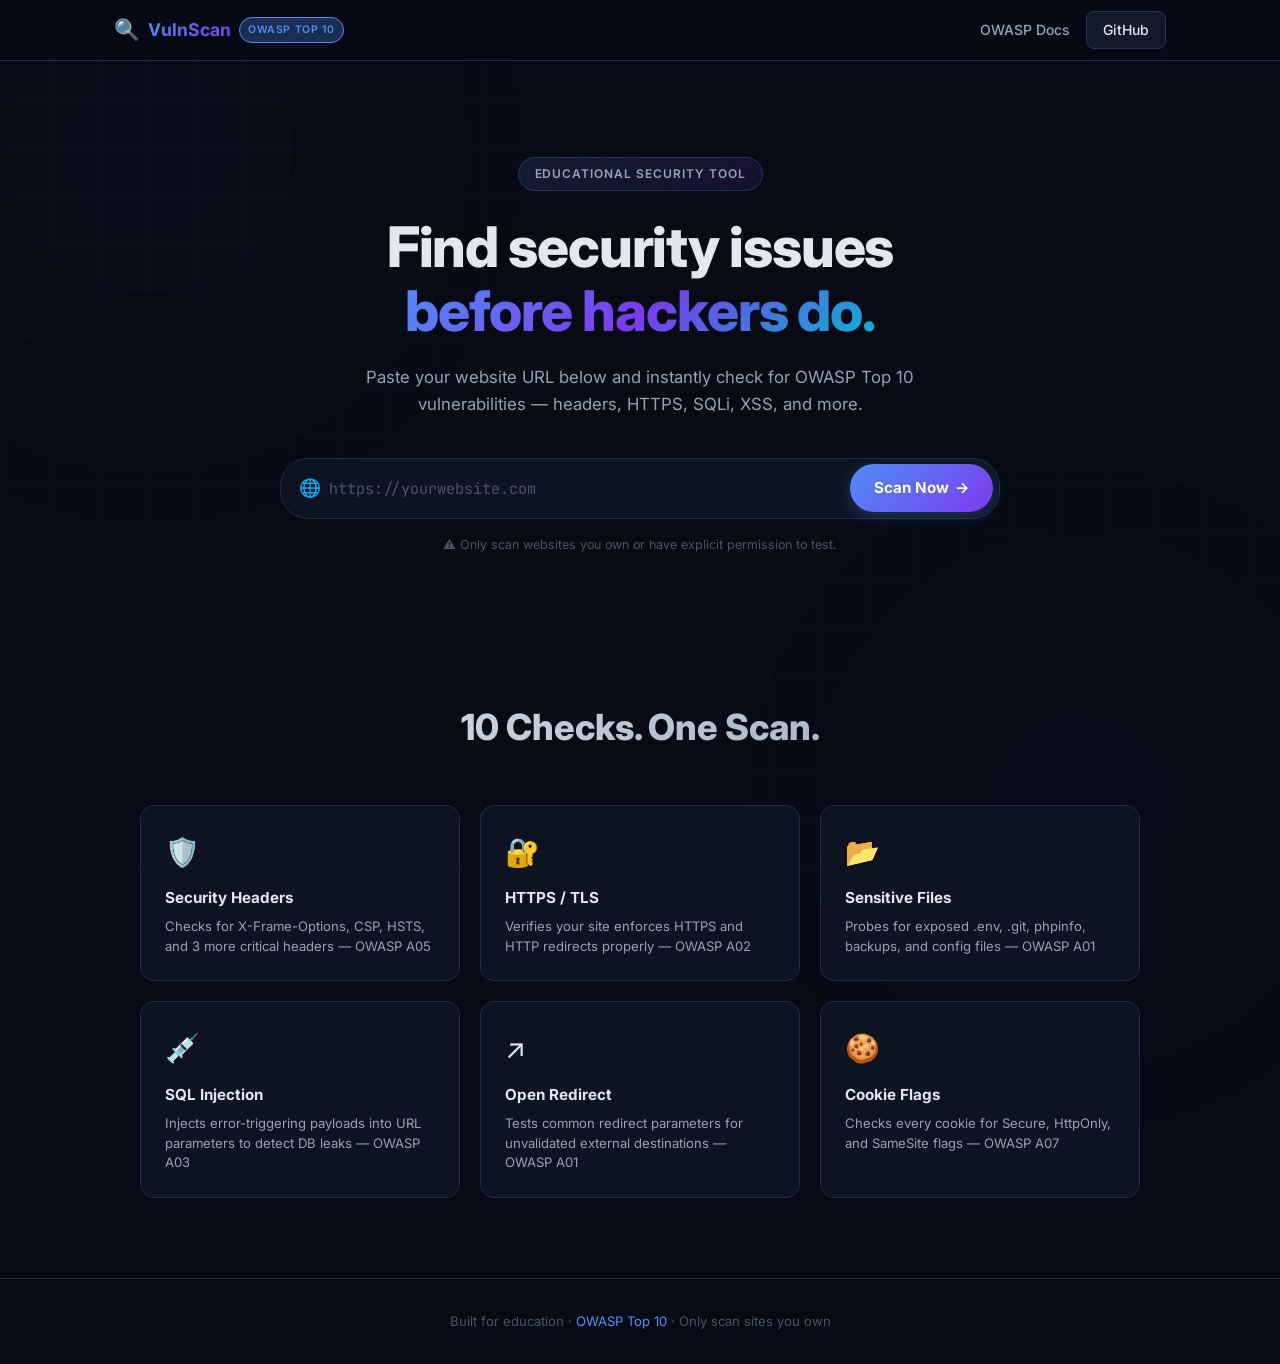
<file: templates/index.html>
<!DOCTYPE html>
<html lang="en">
<head>
  <meta charset="UTF-8" />
  <meta name="viewport" content="width=device-width, initial-scale=1.0" />
  <title>Web Vulnerability Scanner — OWASP Top 10</title>
  <meta name="description" content="Free educational web vulnerability scanner. Check your website for OWASP Top 10 security misconfigurations including missing headers, SQLi, XSS, and more." />
  <link rel="preconnect" href="https://fonts.googleapis.com" />
  <link rel="preconnect" href="https://fonts.gstatic.com" crossorigin />
  <link href="https://fonts.googleapis.com/css2?family=Inter:wght@300;400;500;600;700;800&family=JetBrains+Mono:wght@400;500&display=swap" rel="stylesheet" />
  <link rel="stylesheet" href="/static/css/style.css" />
</head>
<body>

  <!-- ── Animated background ───────────────────── -->
  <div class="bg-grid" aria-hidden="true"></div>
  <div class="bg-glow bg-glow--1" aria-hidden="true"></div>
  <div class="bg-glow bg-glow--2" aria-hidden="true"></div>

  <!-- ── Header ────────────────────────────────── -->
  <header class="header">
    <div class="header__inner">
      <div class="logo">
        <span class="logo__icon">🔍</span>
        <span class="logo__text">VulnScan</span>
        <span class="logo__badge">OWASP Top 10</span>
      </div>
      <nav class="nav">
        <a href="https://owasp.org/www-project-top-ten/" target="_blank" rel="noopener" class="nav__link">OWASP Docs</a>
        <a href="https://github.com" target="_blank" rel="noopener" class="nav__link nav__link--cta">GitHub</a>
      </nav>
    </div>
  </header>

  <!-- ── Hero ──────────────────────────────────── -->
  <main id="main-content">
    <section class="hero">
      <div class="hero__inner">
        <div class="hero__badge">Educational Security Tool</div>
        <h1 class="hero__title">
          Find security issues<br />
          <span class="hero__title--gradient">before hackers do.</span>
        </h1>
        <p class="hero__sub">
          Paste your website URL below and instantly check for
          OWASP Top 10 vulnerabilities — headers, HTTPS, SQLi, XSS, and more.
        </p>

        <!-- ── Scan Form ── -->
        <form id="scan-form" class="scan-form" autocomplete="off" novalidate>
          <div class="scan-form__field">
            <span class="scan-form__icon" aria-hidden="true">🌐</span>
            <input
              id="url-input"
              type="url"
              class="scan-form__input"
              placeholder="https://yourwebsite.com"
              autocomplete="off"
              spellcheck="false"
              aria-label="Target URL to scan"
              required
            />
            <button id="scan-btn" type="submit" class="scan-form__btn" aria-label="Start scan">
              <span class="scan-form__btn-text">Scan Now</span>
              <span class="scan-form__btn-icon" aria-hidden="true">→</span>
            </button>
          </div>
          <p id="form-error" class="scan-form__error" role="alert" aria-live="polite" hidden></p>
          <p class="scan-form__note">
            ⚠ Only scan websites you own or have explicit permission to test.
          </p>
        </form>
      </div>
    </section>

    <!-- ── Scan Panel ─────────────────────────── -->
    <section id="scan-panel" class="scan-panel" hidden aria-live="polite">
      <div class="scan-panel__inner">

        <!-- Target bar -->
        <div class="target-bar" id="target-bar">
          <div class="target-bar__dot" id="target-dot"></div>
          <span class="target-bar__label">Scanning:</span>
          <span class="target-bar__url" id="target-url"></span>
          <span class="target-bar__status" id="target-status"></span>
        </div>

        <!-- Progress -->
        <div class="progress-wrap" id="progress-wrap">
          <div class="progress-header">
            <span id="progress-label" class="progress-label">Initializing…</span>
            <span id="progress-pct" class="progress-pct">0%</span>
          </div>
          <div class="progress-track" role="progressbar" aria-valuemin="0" aria-valuemax="100" aria-valuenow="0" id="progress-track">
            <div class="progress-fill" id="progress-fill"></div>
          </div>
          <div class="check-steps" id="check-steps"></div>
        </div>

        <!-- Results grid -->
        <div class="results-grid" id="results-grid"></div>

        <!-- Summary card -->
        <div class="summary-card" id="summary-card" hidden>
          <div class="summary-card__icon" id="summary-icon"></div>
          <div class="summary-card__body">
            <h2 class="summary-card__title" id="summary-title"></h2>
            <p class="summary-card__desc" id="summary-desc"></p>
          </div>
          <div class="summary-card__actions">
            <button class="summary-card__download" id="download-btn" aria-label="Download HTML report">
              ⬇ Report
            </button>
            <button class="summary-card__reset" id="reset-btn" aria-label="Scan another URL">
              Scan Another →
            </button>
          </div>
        </div>

      </div>
    </section>

    <!-- ── Features ───────────────────────────── -->
    <section class="features" id="features">
      <div class="features__inner">
        <h2 class="features__title">10 Checks. One Scan.</h2>
        <div class="features__grid">
          <div class="feature-card">
            <div class="feature-card__icon">🛡️</div>
            <h3 class="feature-card__title">Security Headers</h3>
            <p class="feature-card__desc">Checks for X-Frame-Options, CSP, HSTS, and 3 more critical headers — OWASP A05</p>
          </div>
          <div class="feature-card">
            <div class="feature-card__icon">🔐</div>
            <h3 class="feature-card__title">HTTPS / TLS</h3>
            <p class="feature-card__desc">Verifies your site enforces HTTPS and HTTP redirects properly — OWASP A02</p>
          </div>
          <div class="feature-card">
            <div class="feature-card__icon">📂</div>
            <h3 class="feature-card__title">Sensitive Files</h3>
            <p class="feature-card__desc">Probes for exposed .env, .git, phpinfo, backups, and config files — OWASP A01</p>
          </div>
          <div class="feature-card">
            <div class="feature-card__icon">💉</div>
            <h3 class="feature-card__title">SQL Injection</h3>
            <p class="feature-card__desc">Injects error-triggering payloads into URL parameters to detect DB leaks — OWASP A03</p>
          </div>
          <div class="feature-card">
            <div class="feature-card__icon">↗️</div>
            <h3 class="feature-card__title">Open Redirect</h3>
            <p class="feature-card__desc">Tests common redirect parameters for unvalidated external destinations — OWASP A01</p>
          </div>
          <div class="feature-card">
            <div class="feature-card__icon">🍪</div>
            <h3 class="feature-card__title">Cookie Flags</h3>
            <p class="feature-card__desc">Checks every cookie for Secure, HttpOnly, and SameSite flags — OWASP A07</p>
          </div>
        </div>
      </div>
    </section>
  </main>

  <!-- ── Footer ─────────────────────────────── -->
  <footer class="footer">
    <p>Built for education · <a href="https://owasp.org/www-project-top-ten/" target="_blank" rel="noopener">OWASP Top 10</a> · Only scan sites you own</p>
  </footer>

  <script src="/static/js/app.js"></script>
</body>
</html>
</file>
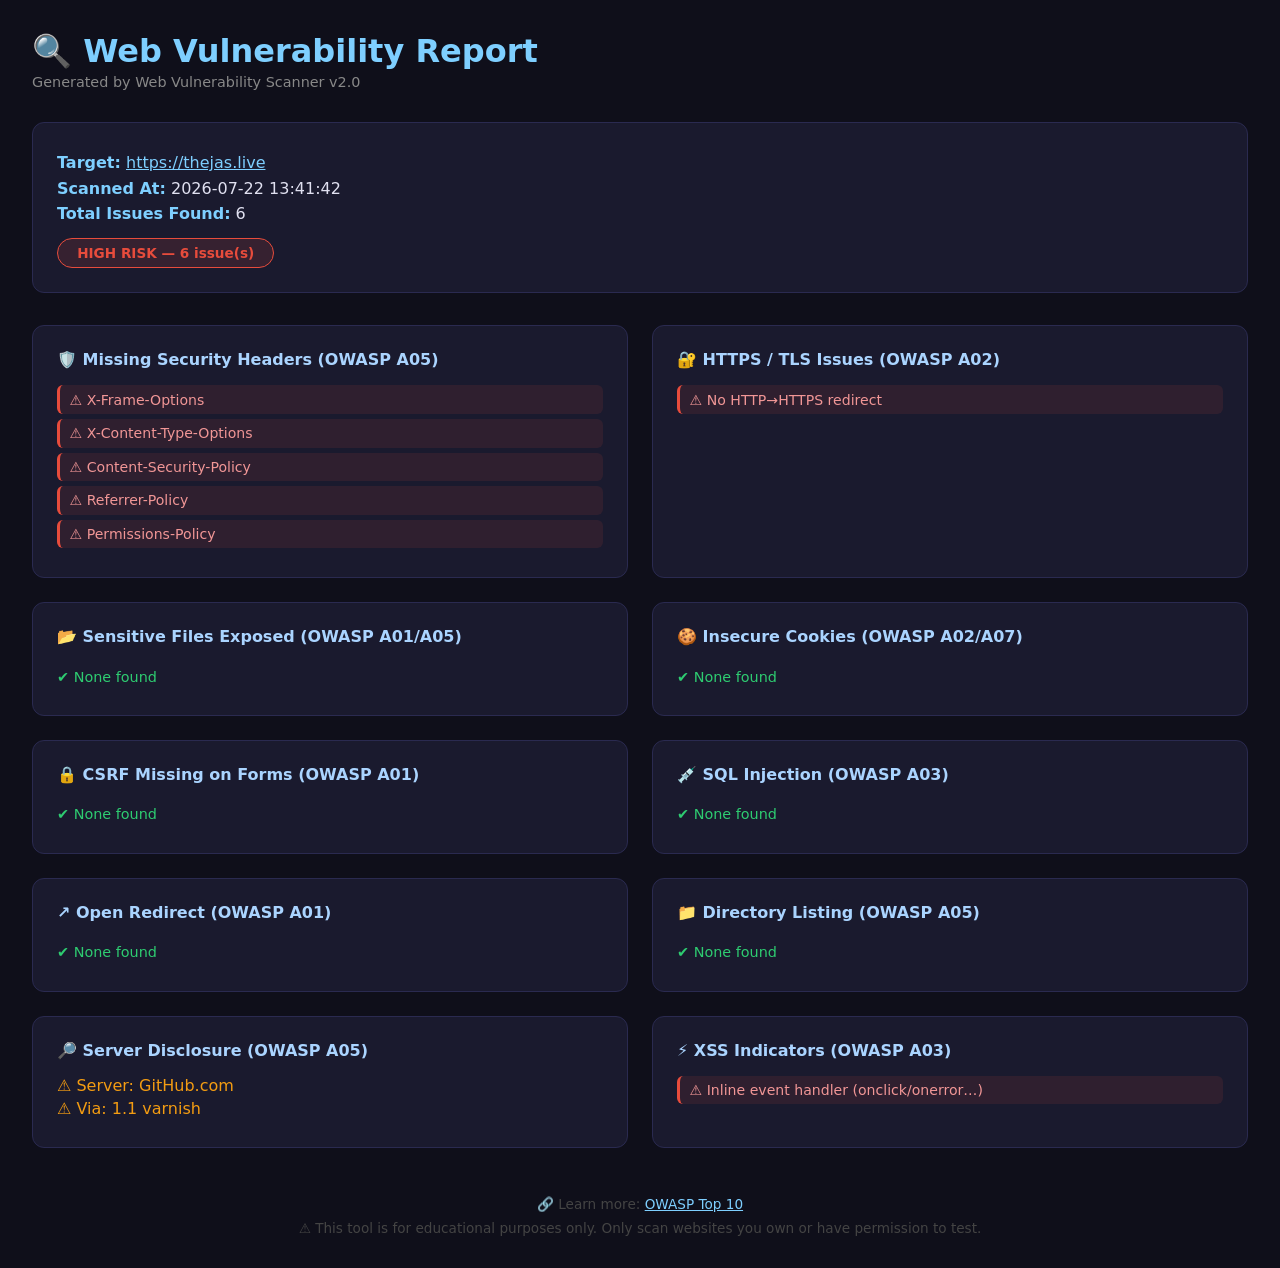
<file: thejas_report.html>
<!DOCTYPE html>
<html lang="en">
<head>
  <meta charset="UTF-8">
  <meta name="viewport" content="width=device-width, initial-scale=1.0">
  <title>Scan Report – https://thejas.live</title>
  <style>
    * { margin: 0; padding: 0; box-sizing: border-box; }
    body {
      font-family: 'Segoe UI', system-ui, sans-serif;
      background: #0f0f1a;
      color: #e0e0f0;
      padding: 2rem;
    }
    h1 {
      font-size: 2rem;
      color: #7ecfff;
      margin-bottom: 0.25rem;
    }
    .subtitle { color: #888; margin-bottom: 2rem; font-size: 0.9rem; }
    .meta {
      background: #1a1a2e;
      border-radius: 12px;
      padding: 1.5rem;
      margin-bottom: 2rem;
      border: 1px solid #2a2a50;
    }
    .meta p { margin: 0.4rem 0; }
    .meta strong { color: #7ecfff; }
    .badge {
      display: inline-block;
      padding: 0.4rem 1.2rem;
      border-radius: 999px;
      font-weight: bold;
      font-size: 0.85rem;
      background: #e74c3c22;
      color: #e74c3c;
      border: 1px solid #e74c3c;
      margin-top: 0.5rem;
    }
    .grid {
      display: grid;
      grid-template-columns: repeat(auto-fill, minmax(420px, 1fr));
      gap: 1.5rem;
    }
    .card {
      background: #1a1a2e;
      border-radius: 12px;
      padding: 1.5rem;
      border: 1px solid #2a2a50;
      transition: border-color 0.2s;
    }
    .card:hover { border-color: #7ecfff55; }
    .card h2 {
      font-size: 1rem;
      color: #aad4ff;
      margin-bottom: 1rem;
      display: flex;
      align-items: center;
      gap: 0.5rem;
    }
    .card ul { list-style: none; padding-left: 0; }
    .card li {
      padding: 0.4rem 0.6rem;
      margin: 0.3rem 0;
      background: #e74c3c1a;
      color: #f19696;
      border-radius: 6px;
      font-size: 0.88rem;
      border-left: 3px solid #e74c3c;
      word-break: break-all;
    }
    .ok {
      color: #2ecc71;
      font-size: 0.9rem;
      padding: 0.4rem 0;
    }
    .footer {
      text-align: center;
      margin-top: 3rem;
      color: #444;
      font-size: 0.85rem;
    }
    a { color: #7ecfff; }
  </style>
</head>
<body>
  <h1>🔍 Web Vulnerability Report</h1>
  <p class="subtitle">Generated by Web Vulnerability Scanner v2.0</p>

  <div class="meta">
    <p><strong>Target:</strong> <a href="https://thejas.live" target="_blank">https://thejas.live</a></p>
    <p><strong>Scanned At:</strong> 2026-07-22 13:41:42</p>
    <p><strong>Total Issues Found:</strong> 6</p>
    <div class="badge">HIGH RISK — 6 issue(s)</div>
  </div>

  <div class="grid">

    <div class="card">
      <h2>🛡️ Missing Security Headers (OWASP A05)</h2>
      <ul><li>⚠ X-Frame-Options</li><li>⚠ X-Content-Type-Options</li><li>⚠ Content-Security-Policy</li><li>⚠ Referrer-Policy</li><li>⚠ Permissions-Policy</li></ul>
    </div>

    <div class="card">
      <h2>🔐 HTTPS / TLS Issues (OWASP A02)</h2>
      <ul><li>⚠ No HTTP→HTTPS redirect</li></ul>
    </div>

    <div class="card">
      <h2>📂 Sensitive Files Exposed (OWASP A01/A05)</h2>
      <p class="ok">✔ None found</p>
    </div>

    <div class="card">
      <h2>🍪 Insecure Cookies (OWASP A02/A07)</h2>
      <p class="ok">✔ None found</p>
    </div>

    <div class="card">
      <h2>🔒 CSRF Missing on Forms (OWASP A01)</h2>
      <p class="ok">✔ None found</p>
    </div>

    <div class="card">
      <h2>💉 SQL Injection (OWASP A03)</h2>
      <p class="ok">✔ None found</p>
    </div>

    <div class="card">
      <h2>↗️ Open Redirect (OWASP A01)</h2>
      <p class="ok">✔ None found</p>
    </div>

    <div class="card">
      <h2>📁 Directory Listing (OWASP A05)</h2>
      <p class="ok">✔ None found</p>
    </div>

    <div class="card">
      <h2>🔎 Server Disclosure (OWASP A05)</h2>
      <p style="color:#f39c12;margin:0.3rem 0">⚠ Server: GitHub.com</p><p style="color:#f39c12;margin:0.3rem 0">⚠ Via: 1.1 varnish</p>
    </div>

    <div class="card">
      <h2>⚡ XSS Indicators (OWASP A03)</h2>
      <ul><li>⚠ Inline event handler (onclick/onerror…)</li></ul>
    </div>

  </div>

  <div class="footer">
    <p>🔗 Learn more: <a href="https://owasp.org/www-project-top-ten/" target="_blank">OWASP Top 10</a></p>
    <p style="margin-top:0.5rem">⚠ This tool is for educational purposes only. Only scan websites you own or have permission to test.</p>
  </div>
</body>
</html>
</file>
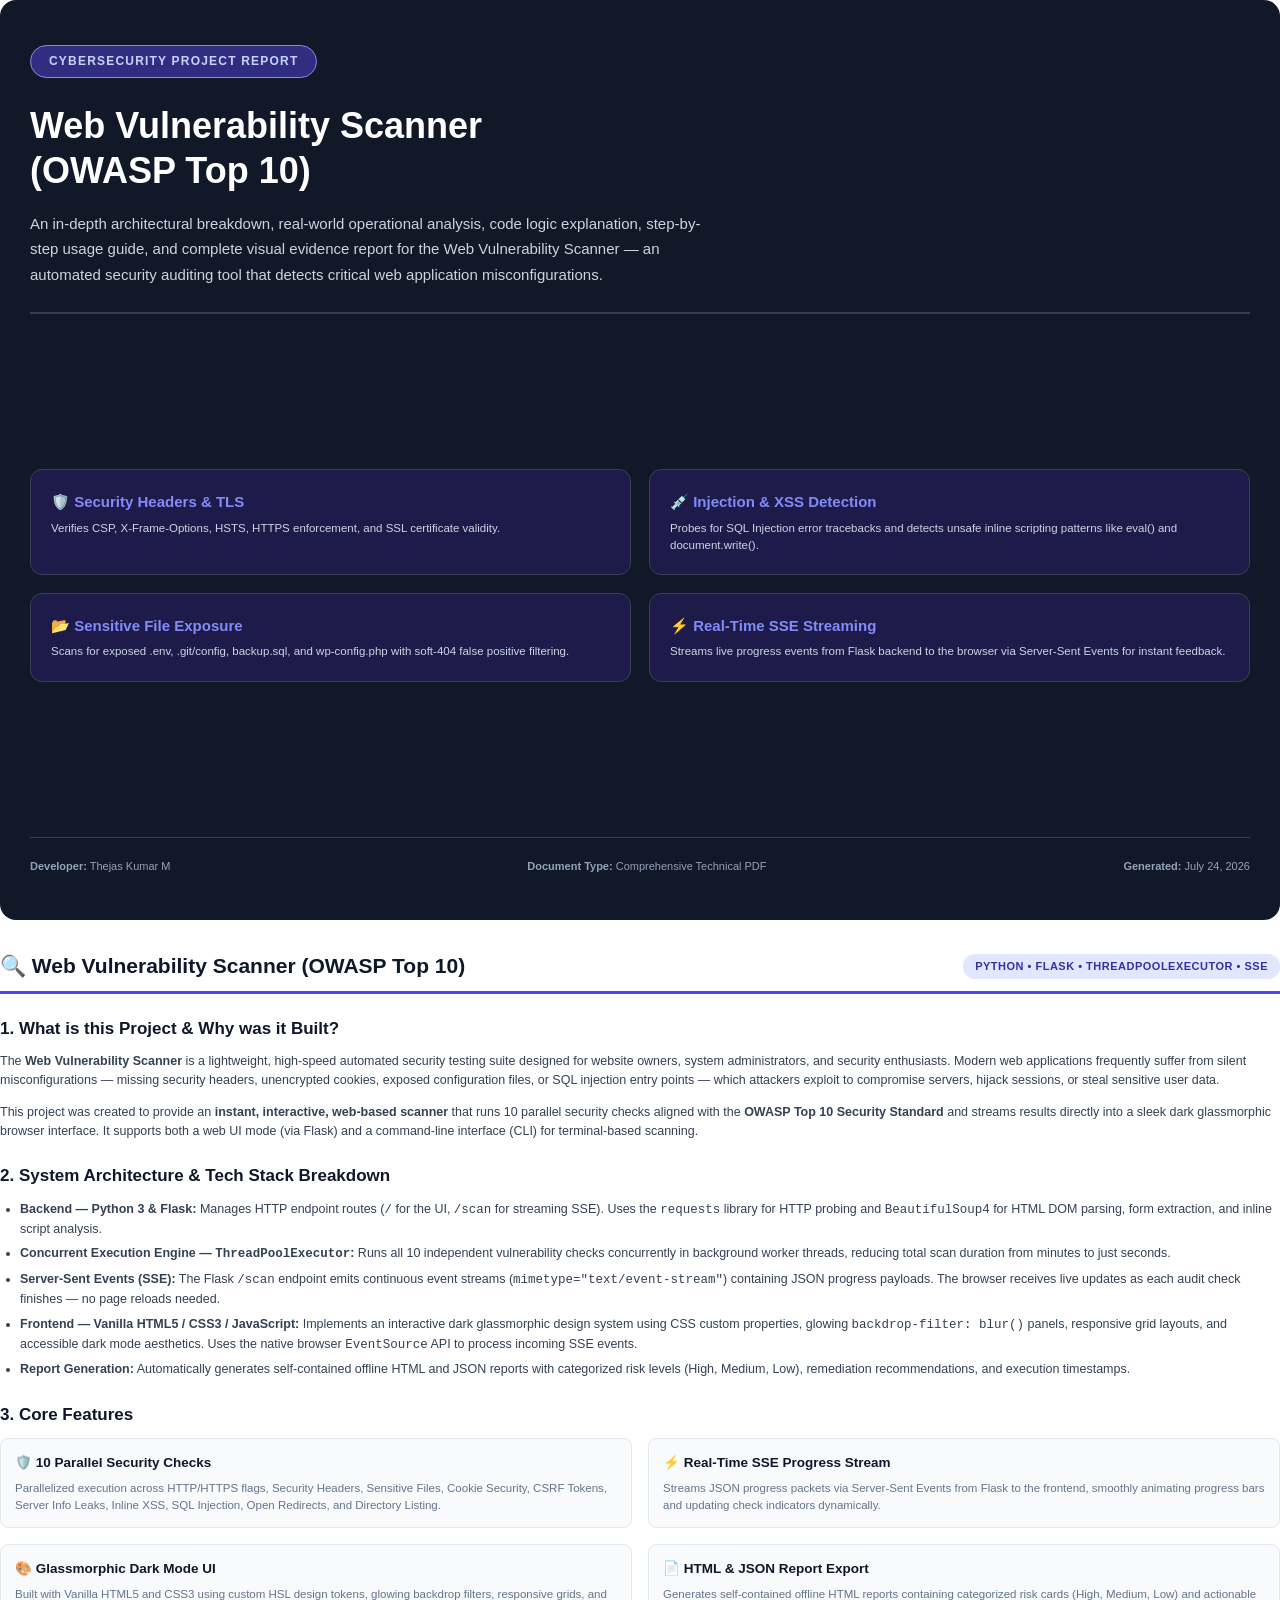
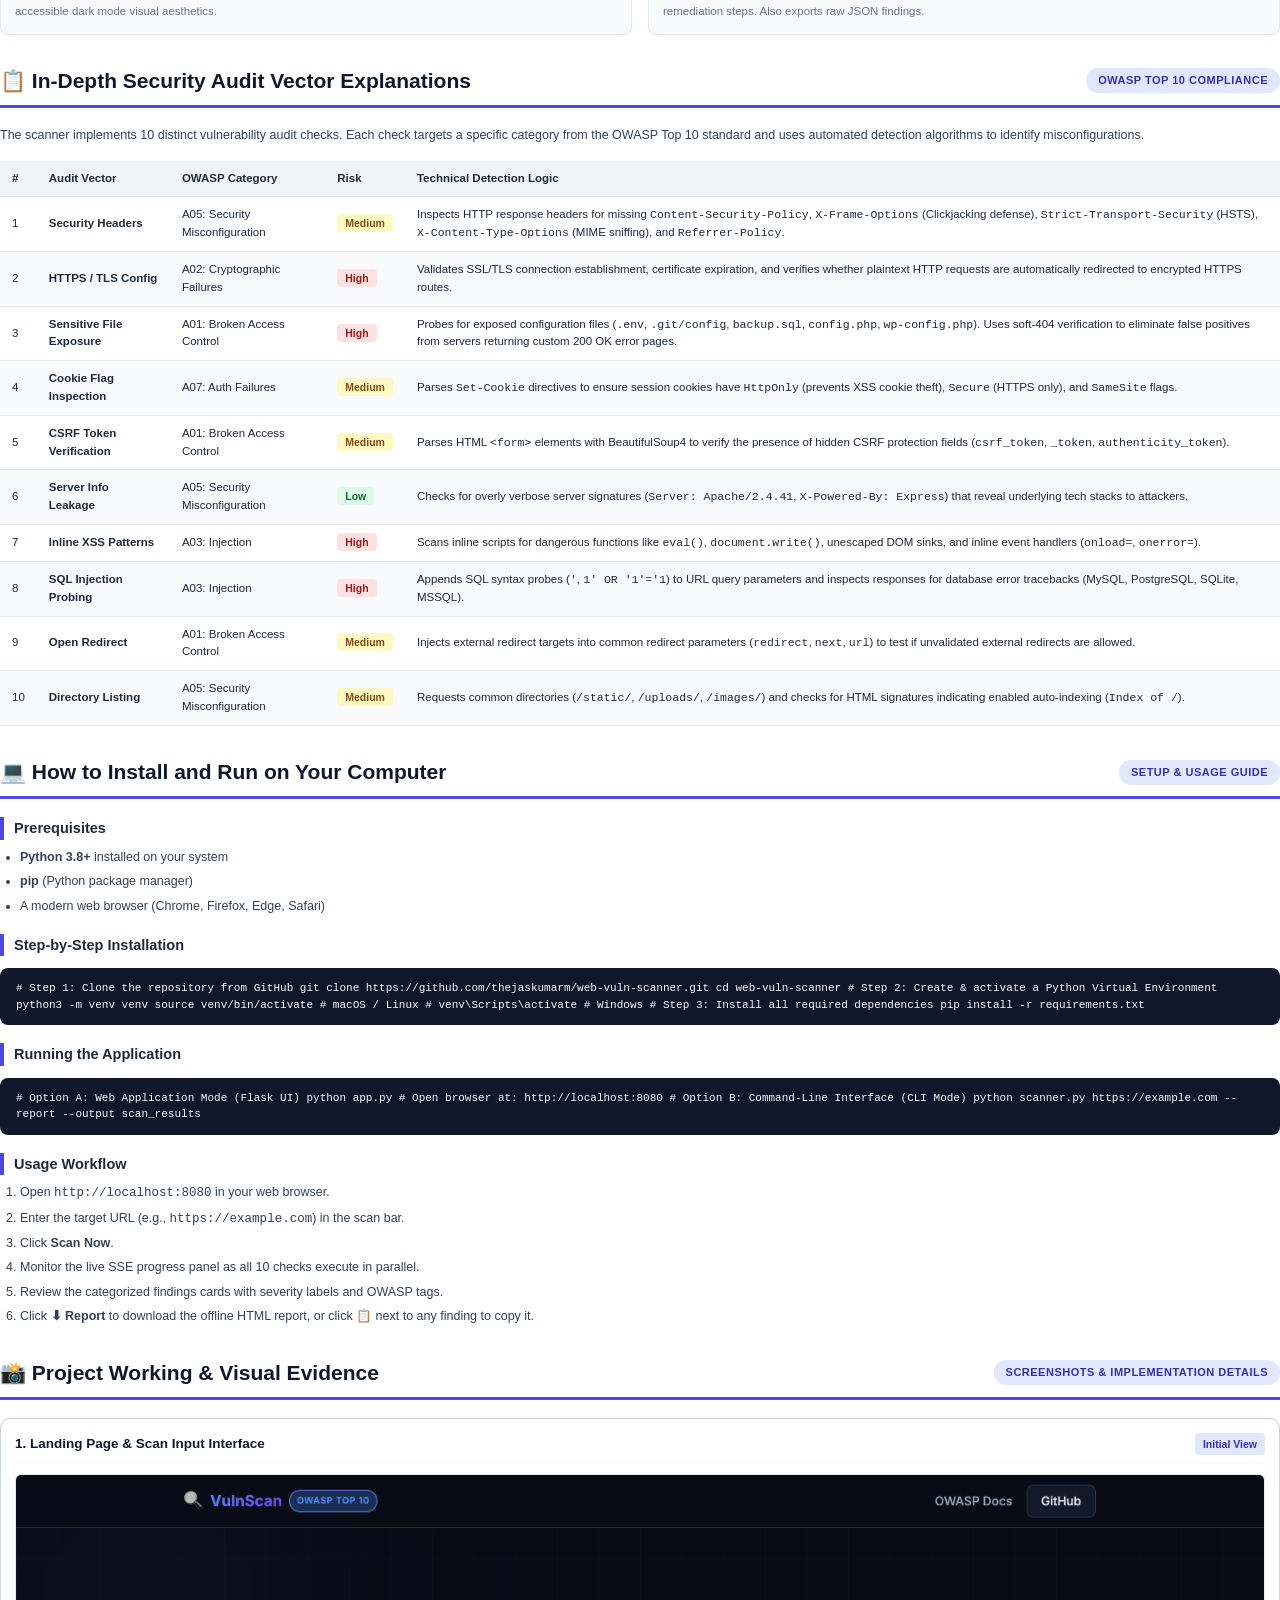
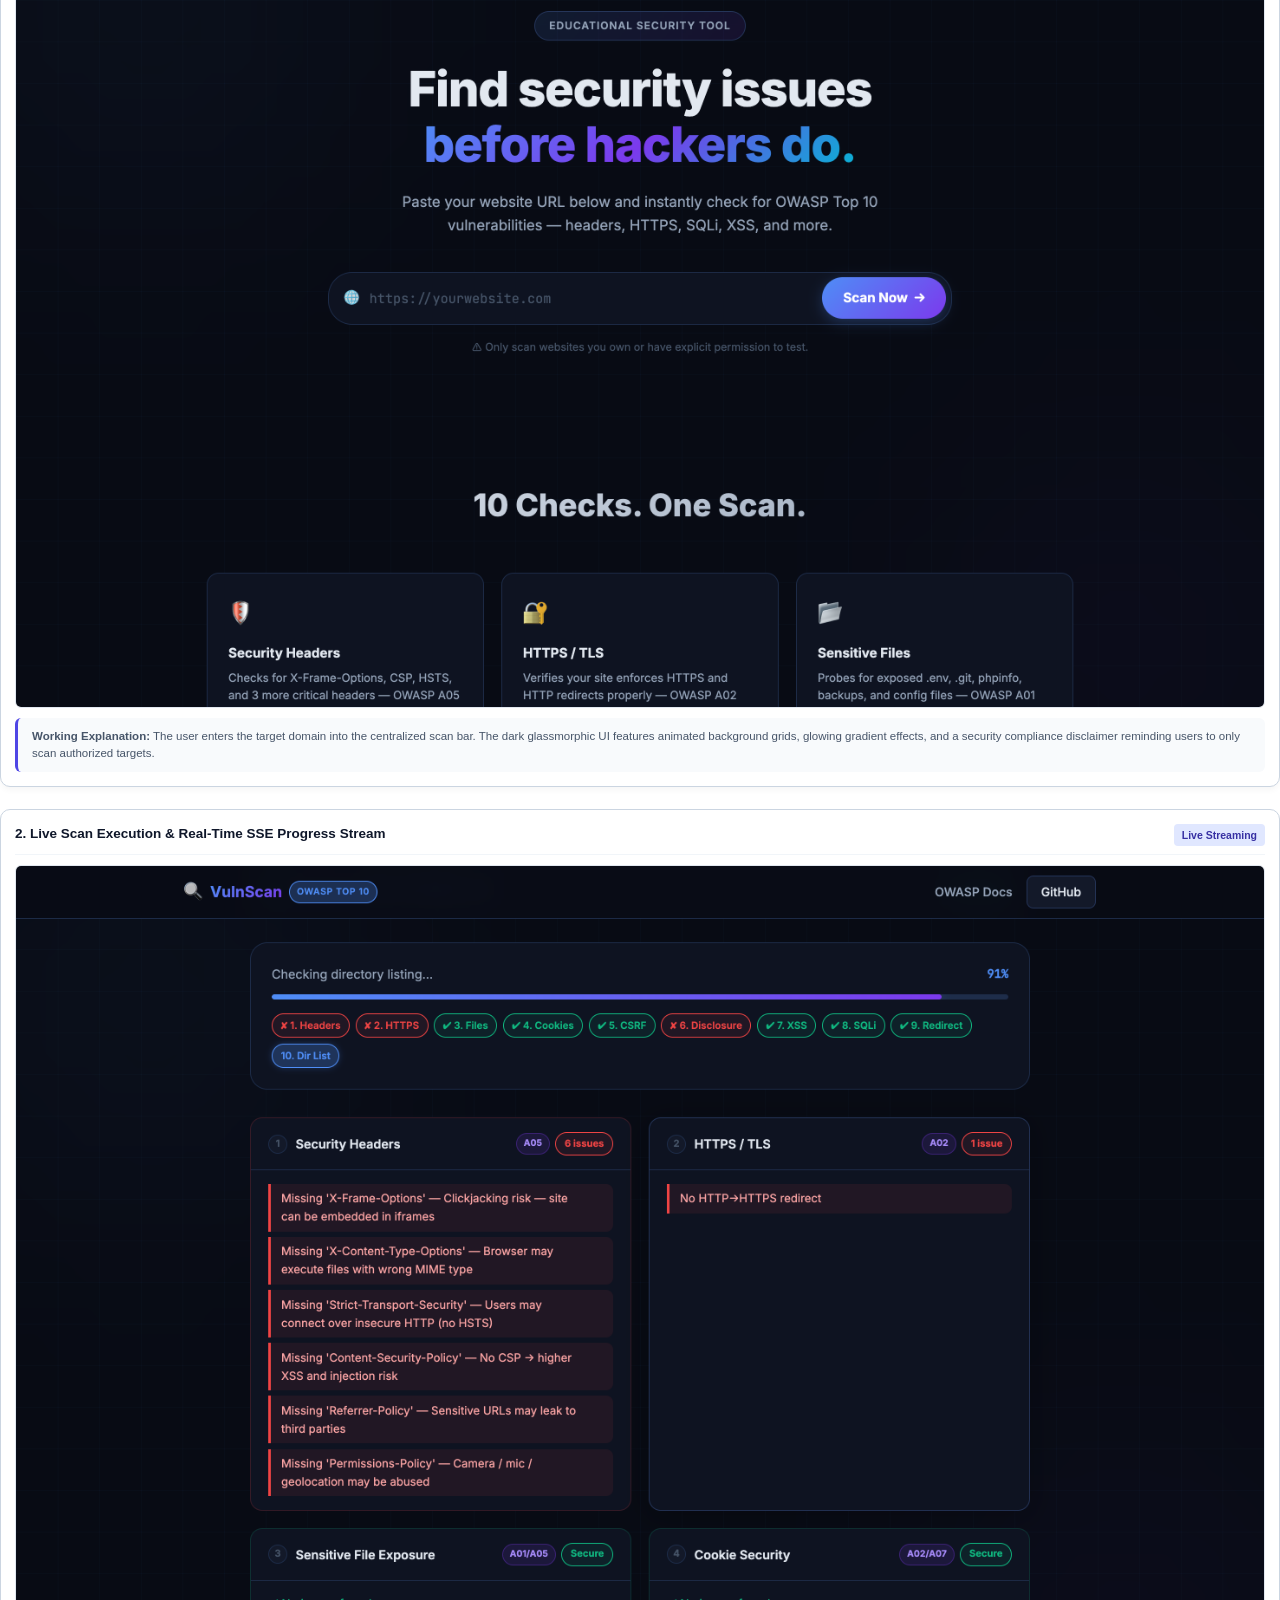
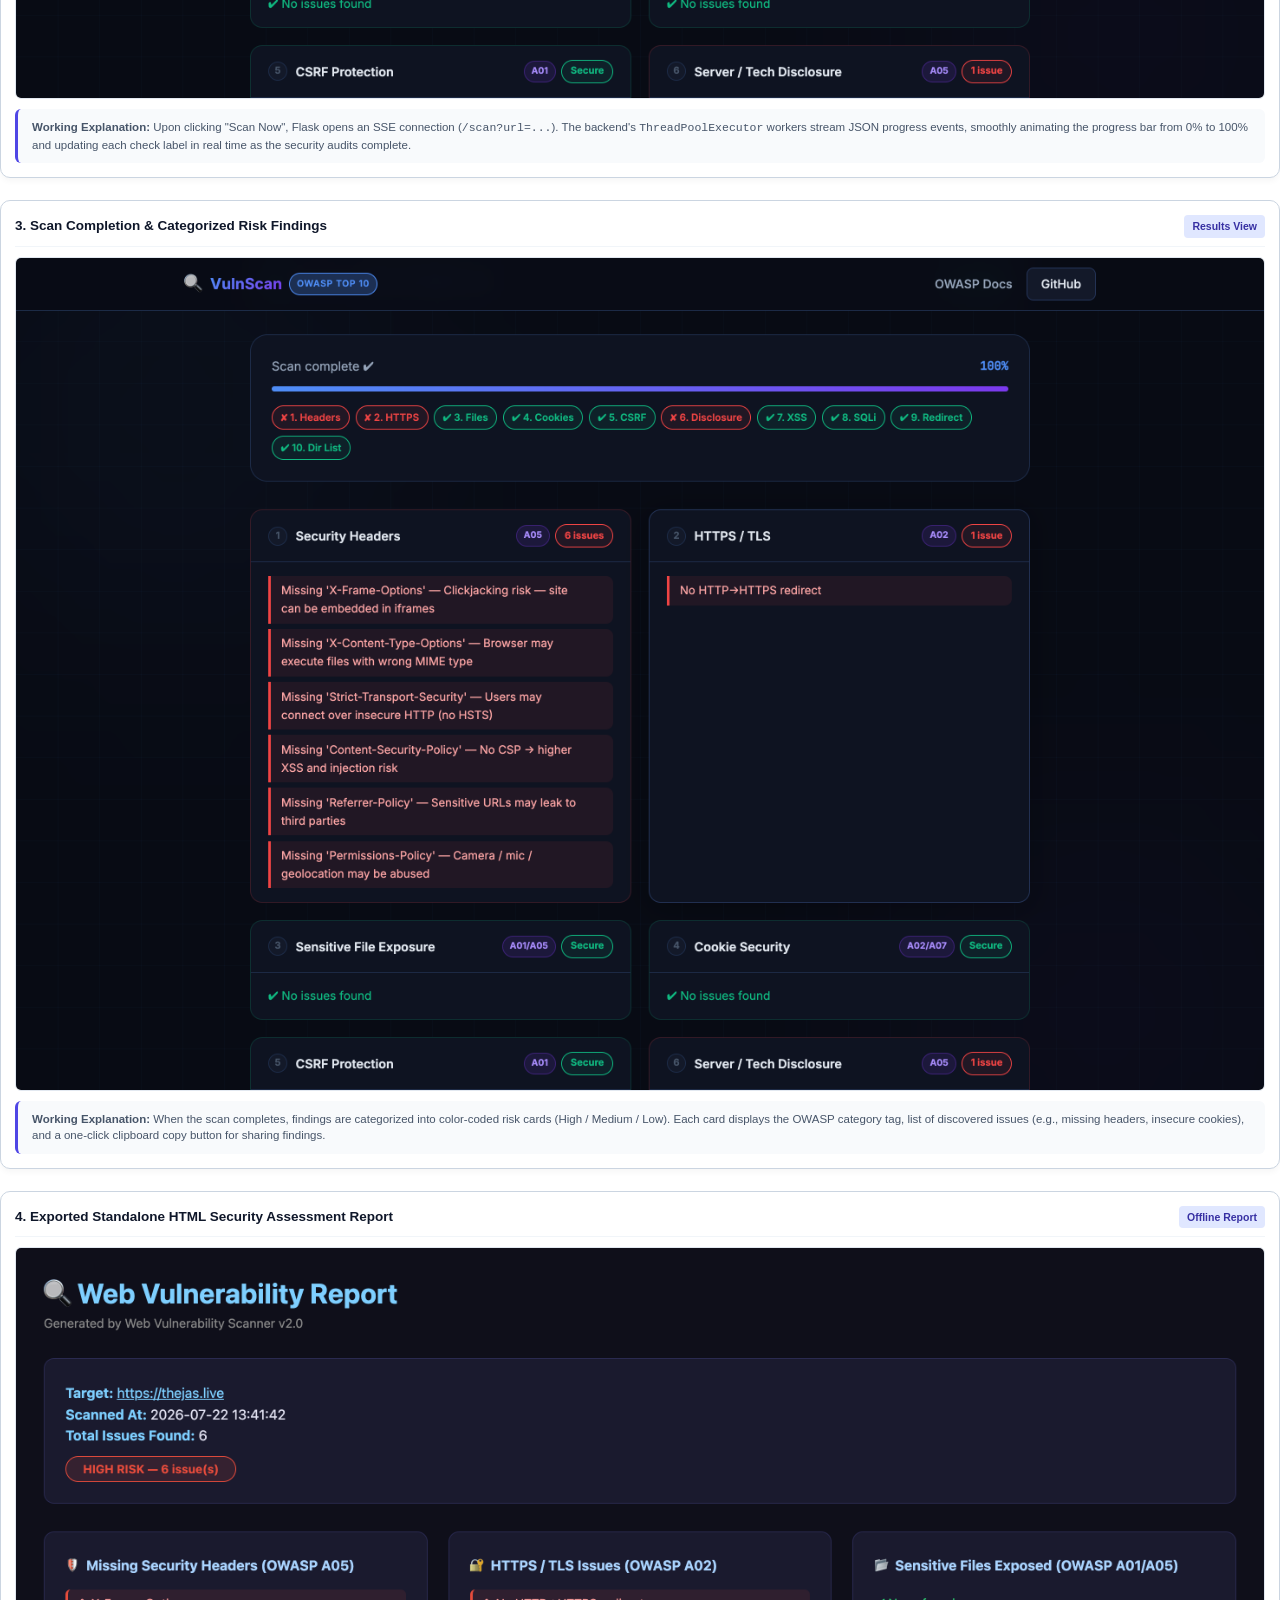
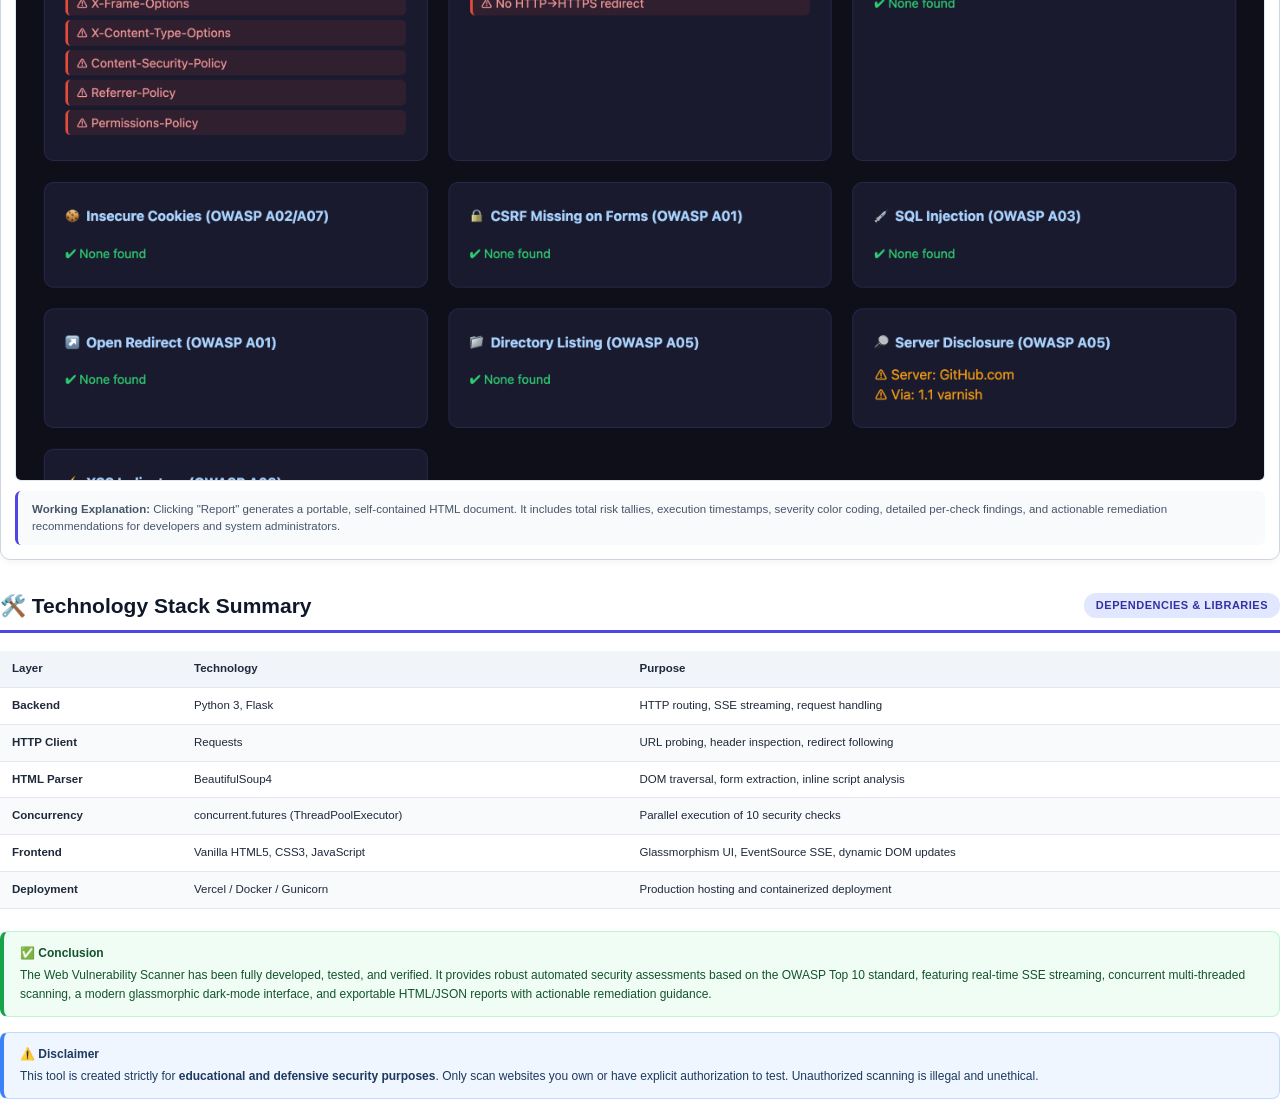
<file: docs/comprehensive_portfolio_report.html>
<!DOCTYPE html>
<html lang="en">
<head>
  <meta charset="UTF-8">
  <title>Web Vulnerability Scanner — OWASP Top 10 — Technical Implementation Report</title>
  <style>
    @page {
      size: A4 portrait;
      margin: 18mm 16mm 18mm 16mm;
    }
    
    * {
      box-sizing: border-box;
      -webkit-print-color-adjust: exact !important;
      print-color-adjust: exact !important;
    }

    body {
      font-family: -apple-system, BlinkMacSystemFont, "Segoe UI", Roboto, Helvetica, Arial, sans-serif;
      color: #1e293b;
      background-color: #ffffff;
      margin: 0;
      padding: 0;
      font-size: 12.5px;
      line-height: 1.55;
    }

    /* Cover Page */
    .cover-page {
      page-break-after: always;
      display: flex;
      flex-direction: column;
      justify-content: space-between;
      min-height: 920px;
      padding: 45px 30px;
      background: #111827;
      color: #ffffff;
      border-radius: 16px;
      margin-bottom: 20px;
    }

    .cover-header {
      border-bottom: 2px solid #374151;
      padding-bottom: 25px;
    }

    .cover-badge {
      display: inline-block;
      padding: 6px 18px;
      background: #312e81;
      border: 1px solid #818cf8;
      border-radius: 20px;
      color: #c7d2fe;
      font-weight: 700;
      font-size: 12px;
      letter-spacing: 1.2px;
      text-transform: uppercase;
      margin-bottom: 15px;
    }

    .cover-title {
      font-size: 36px;
      font-weight: 800;
      line-height: 1.25;
      margin: 10px 0 18px 0;
      color: #ffffff;
    }

    .cover-subtitle {
      font-size: 15px;
      color: #cbd5e1;
      max-width: 680px;
      line-height: 1.7;
    }

    .cover-features {
      display: grid;
      grid-template-columns: 1fr 1fr;
      gap: 18px;
      margin: 40px 0;
    }

    .cover-feat {
      background: #1e1b4b;
      border: 1px solid #374151;
      border-radius: 12px;
      padding: 20px;
    }

    .cover-feat h3 {
      font-size: 15px;
      margin: 0 0 6px 0;
      color: #818cf8;
      border: none;
      padding: 0;
    }

    .cover-feat p {
      color: #cbd5e1;
      font-size: 11.5px;
      margin: 0;
      line-height: 1.5;
    }

    .cover-footer {
      border-top: 1px solid #374151;
      padding-top: 20px;
      display: flex;
      justify-content: space-between;
      color: #94a3b8;
      font-size: 11px;
    }

    /* Section Layout */
    .section-header {
      border-bottom: 3px solid #4f46e5;
      padding-bottom: 8px;
      margin-top: 30px;
      margin-bottom: 18px;
      display: flex;
      align-items: center;
      justify-content: space-between;
    }

    .section-title {
      font-size: 21px;
      font-weight: 800;
      color: #0f172a;
      margin: 0;
    }

    .section-tag {
      font-size: 11px;
      font-weight: 700;
      padding: 4px 12px;
      background: #e0e7ff;
      color: #3730a3;
      border-radius: 12px;
      text-transform: uppercase;
      letter-spacing: 0.5px;
    }

    h2 {
      font-size: 17px;
      color: #0f172a;
      margin-top: 22px;
      margin-bottom: 10px;
      font-weight: 700;
    }

    h3 {
      font-size: 14.5px;
      color: #1e293b;
      margin-top: 18px;
      margin-bottom: 8px;
      border-left: 4px solid #4f46e5;
      padding-left: 10px;
      font-weight: 700;
    }

    p {
      margin-top: 0;
      margin-bottom: 12px;
      color: #334155;
    }

    ul, ol {
      margin-top: 0;
      margin-bottom: 14px;
      padding-left: 20px;
      color: #334155;
    }

    li {
      margin-bottom: 5px;
    }

    .callout {
      background: #f0fdf4;
      border: 1px solid #bbf7d0;
      border-left: 4px solid #16a34a;
      border-radius: 8px;
      padding: 12px 16px;
      margin: 15px 0;
      font-size: 12px;
      color: #14532d;
    }

    .callout-title {
      font-weight: 700;
      margin-bottom: 4px;
    }

    .grid-2 {
      display: grid;
      grid-template-columns: 1fr 1fr;
      gap: 16px;
      margin-bottom: 20px;
    }

    .feature-box {
      background: #f8fafc;
      border: 1px solid #e2e8f0;
      border-radius: 8px;
      padding: 14px;
    }

    .feature-box h4 {
      margin: 0 0 6px 0;
      font-size: 13.5px;
      color: #0f172a;
      font-weight: 700;
    }

    .feature-box p {
      margin: 0;
      font-size: 11.5px;
      color: #64748b;
      line-height: 1.45;
    }

    table {
      width: 100%;
      border-collapse: collapse;
      margin: 15px 0 22px 0;
      font-size: 11.5px;
    }

    th, td {
      padding: 9px 12px;
      text-align: left;
      border-bottom: 1px solid #e2e8f0;
    }

    th {
      background-color: #f1f5f9;
      color: #1e293b;
      font-weight: 700;
    }

    tr:nth-child(even) {
      background-color: #f8fafc;
    }

    .screenshot-card {
      background: #ffffff;
      border: 1px solid #cbd5e1;
      border-radius: 10px;
      padding: 14px;
      margin-bottom: 22px;
      box-shadow: 0 4px 6px -1px rgba(0, 0, 0, 0.04);
      page-break-inside: avoid;
    }

    .screenshot-header {
      display: flex;
      justify-content: space-between;
      align-items: center;
      margin-bottom: 10px;
      border-bottom: 1px solid #f1f5f9;
      padding-bottom: 8px;
    }

    .screenshot-title {
      font-weight: 700;
      font-size: 13.5px;
      color: #0f172a;
    }

    .screenshot-badge {
      font-size: 10.5px;
      padding: 3px 8px;
      border-radius: 4px;
      font-weight: 700;
      background: #e0e7ff;
      color: #3730a3;
    }

    .screenshot-img {
      width: 100%;
      height: auto;
      border-radius: 6px;
      border: 1px solid #e2e8f0;
      display: block;
      margin-bottom: 10px;
    }

    .screenshot-caption {
      font-size: 11.5px;
      color: #475569;
      line-height: 1.45;
      background: #f8fafc;
      padding: 10px 14px;
      border-radius: 6px;
      border-left: 3.5px solid #4f46e5;
    }

    .code-block {
      font-family: "JetBrains Mono", Consolas, Monaco, monospace;
      background: #0f172a;
      color: #f8fafc;
      padding: 12px 16px;
      border-radius: 8px;
      font-size: 11px;
      line-height: 1.5;
      overflow-x: auto;
      margin: 12px 0;
    }

    .badge-green { background: #dcfce7; color: #166534; }
    .badge-yellow { background: #fef9c3; color: #854d0e; }
    .badge-red { background: #fee2e2; color: #991b1b; }

    .page-break {
      page-break-after: always;
    }
  </style>
</head>
<body>

  <!-- ========================================== -->
  <!-- COVER PAGE                                 -->
  <!-- ========================================== -->
  <div class="cover-page">
    <div class="cover-header">
      <div class="cover-badge">Cybersecurity Project Report</div>
      <div class="cover-title">Web Vulnerability Scanner<br>(OWASP Top 10)</div>
      <div class="cover-subtitle">
        An in-depth architectural breakdown, real-world operational analysis, code logic explanation, step-by-step usage guide, and complete visual evidence report for the Web Vulnerability Scanner — an automated security auditing tool that detects critical web application misconfigurations.
      </div>
    </div>

    <div class="cover-features">
      <div class="cover-feat">
        <h3>🛡️ Security Headers & TLS</h3>
        <p>Verifies CSP, X-Frame-Options, HSTS, HTTPS enforcement, and SSL certificate validity.</p>
      </div>
      <div class="cover-feat">
        <h3>💉 Injection & XSS Detection</h3>
        <p>Probes for SQL Injection error tracebacks and detects unsafe inline scripting patterns like eval() and document.write().</p>
      </div>
      <div class="cover-feat">
        <h3>📂 Sensitive File Exposure</h3>
        <p>Scans for exposed .env, .git/config, backup.sql, and wp-config.php with soft-404 false positive filtering.</p>
      </div>
      <div class="cover-feat">
        <h3>⚡ Real-Time SSE Streaming</h3>
        <p>Streams live progress events from Flask backend to the browser via Server-Sent Events for instant feedback.</p>
      </div>
    </div>

    <div class="cover-footer">
      <div><strong>Developer:</strong> Thejas Kumar M</div>
      <div><strong>Document Type:</strong> Comprehensive Technical PDF</div>
      <div><strong>Generated:</strong> July 24, 2026</div>
    </div>
  </div>


  <!-- ========================================== -->
  <!-- SECTION 1: WHAT IS THIS PROJECT?           -->
  <!-- ========================================== -->
  <div class="section-header">
    <div class="section-title">🔍 Web Vulnerability Scanner (OWASP Top 10)</div>
    <div class="section-tag">Python • Flask • ThreadPoolExecutor • SSE</div>
  </div>

  <h2>1. What is this Project & Why was it Built?</h2>
  <p>
    The <strong>Web Vulnerability Scanner</strong> is a lightweight, high-speed automated security testing suite designed for website owners, system administrators, and security enthusiasts. Modern web applications frequently suffer from silent misconfigurations — missing security headers, unencrypted cookies, exposed configuration files, or SQL injection entry points — which attackers exploit to compromise servers, hijack sessions, or steal sensitive user data.
  </p>
  <p>
    This project was created to provide an <strong>instant, interactive, web-based scanner</strong> that runs 10 parallel security checks aligned with the <strong>OWASP Top 10 Security Standard</strong> and streams results directly into a sleek dark glassmorphic browser interface. It supports both a web UI mode (via Flask) and a command-line interface (CLI) for terminal-based scanning.
  </p>

  <h2>2. System Architecture & Tech Stack Breakdown</h2>
  <ul>
    <li><strong>Backend — Python 3 & Flask:</strong> Manages HTTP endpoint routes (<code>/</code> for the UI, <code>/scan</code> for streaming SSE). Uses the <code>requests</code> library for HTTP probing and <code>BeautifulSoup4</code> for HTML DOM parsing, form extraction, and inline script analysis.</li>
    <li><strong>Concurrent Execution Engine — <code>ThreadPoolExecutor</code>:</strong> Runs all 10 independent vulnerability checks concurrently in background worker threads, reducing total scan duration from minutes to just seconds.</li>
    <li><strong>Server-Sent Events (SSE):</strong> The Flask <code>/scan</code> endpoint emits continuous event streams (<code>mimetype="text/event-stream"</code>) containing JSON progress payloads. The browser receives live updates as each audit check finishes — no page reloads needed.</li>
    <li><strong>Frontend — Vanilla HTML5 / CSS3 / JavaScript:</strong> Implements an interactive dark glassmorphic design system using CSS custom properties, glowing <code>backdrop-filter: blur()</code> panels, responsive grid layouts, and accessible dark mode aesthetics. Uses the native browser <code>EventSource</code> API to process incoming SSE events.</li>
    <li><strong>Report Generation:</strong> Automatically generates self-contained offline HTML and JSON reports with categorized risk levels (High, Medium, Low), remediation recommendations, and execution timestamps.</li>
  </ul>

  <h2>3. Core Features</h2>
  <div class="grid-2">
    <div class="feature-box">
      <h4>🛡️ 10 Parallel Security Checks</h4>
      <p>Parallelized execution across HTTP/HTTPS flags, Security Headers, Sensitive Files, Cookie Security, CSRF Tokens, Server Info Leaks, Inline XSS, SQL Injection, Open Redirects, and Directory Listing.</p>
    </div>
    <div class="feature-box">
      <h4>⚡ Real-Time SSE Progress Stream</h4>
      <p>Streams JSON progress packets via Server-Sent Events from Flask to the frontend, smoothly animating progress bars and updating check indicators dynamically.</p>
    </div>
    <div class="feature-box">
      <h4>🎨 Glassmorphic Dark Mode UI</h4>
      <p>Built with Vanilla HTML5 and CSS3 using custom HSL design tokens, glowing backdrop filters, responsive grids, and accessible dark mode visual aesthetics.</p>
    </div>
    <div class="feature-box">
      <h4>📄 HTML & JSON Report Export</h4>
      <p>Generates self-contained offline HTML reports containing categorized risk cards (High, Medium, Low) and actionable remediation steps. Also exports raw JSON findings.</p>
    </div>
  </div>

  <div class="page-break"></div>


  <!-- ========================================== -->
  <!-- SECTION 2: VULNERABILITY AUDIT DETAILS     -->
  <!-- ========================================== -->
  <div class="section-header">
    <div class="section-title">📋 In-Depth Security Audit Vector Explanations</div>
    <div class="section-tag">OWASP Top 10 Compliance</div>
  </div>

  <p>
    The scanner implements 10 distinct vulnerability audit checks. Each check targets a specific category from the OWASP Top 10 standard and uses automated detection algorithms to identify misconfigurations.
  </p>

  <table>
    <thead>
      <tr>
        <th>#</th>
        <th>Audit Vector</th>
        <th>OWASP Category</th>
        <th>Risk</th>
        <th>Technical Detection Logic</th>
      </tr>
    </thead>
    <tbody>
      <tr>
        <td>1</td>
        <td><strong>Security Headers</strong></td>
        <td>A05: Security Misconfiguration</td>
        <td><span class="screenshot-badge badge-yellow">Medium</span></td>
        <td>Inspects HTTP response headers for missing <code>Content-Security-Policy</code>, <code>X-Frame-Options</code> (Clickjacking defense), <code>Strict-Transport-Security</code> (HSTS), <code>X-Content-Type-Options</code> (MIME sniffing), and <code>Referrer-Policy</code>.</td>
      </tr>
      <tr>
        <td>2</td>
        <td><strong>HTTPS / TLS Config</strong></td>
        <td>A02: Cryptographic Failures</td>
        <td><span class="screenshot-badge badge-red">High</span></td>
        <td>Validates SSL/TLS connection establishment, certificate expiration, and verifies whether plaintext HTTP requests are automatically redirected to encrypted HTTPS routes.</td>
      </tr>
      <tr>
        <td>3</td>
        <td><strong>Sensitive File Exposure</strong></td>
        <td>A01: Broken Access Control</td>
        <td><span class="screenshot-badge badge-red">High</span></td>
        <td>Probes for exposed configuration files (<code>.env</code>, <code>.git/config</code>, <code>backup.sql</code>, <code>config.php</code>, <code>wp-config.php</code>). Uses soft-404 verification to eliminate false positives from servers returning custom 200 OK error pages.</td>
      </tr>
      <tr>
        <td>4</td>
        <td><strong>Cookie Flag Inspection</strong></td>
        <td>A07: Auth Failures</td>
        <td><span class="screenshot-badge badge-yellow">Medium</span></td>
        <td>Parses <code>Set-Cookie</code> directives to ensure session cookies have <code>HttpOnly</code> (prevents XSS cookie theft), <code>Secure</code> (HTTPS only), and <code>SameSite</code> flags.</td>
      </tr>
      <tr>
        <td>5</td>
        <td><strong>CSRF Token Verification</strong></td>
        <td>A01: Broken Access Control</td>
        <td><span class="screenshot-badge badge-yellow">Medium</span></td>
        <td>Parses HTML <code>&lt;form&gt;</code> elements with BeautifulSoup4 to verify the presence of hidden CSRF protection fields (<code>csrf_token</code>, <code>_token</code>, <code>authenticity_token</code>).</td>
      </tr>
      <tr>
        <td>6</td>
        <td><strong>Server Info Leakage</strong></td>
        <td>A05: Security Misconfiguration</td>
        <td><span class="screenshot-badge badge-green">Low</span></td>
        <td>Checks for overly verbose server signatures (<code>Server: Apache/2.4.41</code>, <code>X-Powered-By: Express</code>) that reveal underlying tech stacks to attackers.</td>
      </tr>
      <tr>
        <td>7</td>
        <td><strong>Inline XSS Patterns</strong></td>
        <td>A03: Injection</td>
        <td><span class="screenshot-badge badge-red">High</span></td>
        <td>Scans inline scripts for dangerous functions like <code>eval()</code>, <code>document.write()</code>, unescaped DOM sinks, and inline event handlers (<code>onload=</code>, <code>onerror=</code>).</td>
      </tr>
      <tr>
        <td>8</td>
        <td><strong>SQL Injection Probing</strong></td>
        <td>A03: Injection</td>
        <td><span class="screenshot-badge badge-red">High</span></td>
        <td>Appends SQL syntax probes (<code>'</code>, <code>1' OR '1'='1</code>) to URL query parameters and inspects responses for database error tracebacks (MySQL, PostgreSQL, SQLite, MSSQL).</td>
      </tr>
      <tr>
        <td>9</td>
        <td><strong>Open Redirect</strong></td>
        <td>A01: Broken Access Control</td>
        <td><span class="screenshot-badge badge-yellow">Medium</span></td>
        <td>Injects external redirect targets into common redirect parameters (<code>redirect</code>, <code>next</code>, <code>url</code>) to test if unvalidated external redirects are allowed.</td>
      </tr>
      <tr>
        <td>10</td>
        <td><strong>Directory Listing</strong></td>
        <td>A05: Security Misconfiguration</td>
        <td><span class="screenshot-badge badge-yellow">Medium</span></td>
        <td>Requests common directories (<code>/static/</code>, <code>/uploads/</code>, <code>/images/</code>) and checks for HTML signatures indicating enabled auto-indexing (<code>Index of /</code>).</td>
      </tr>
    </tbody>
  </table>


  <!-- ========================================== -->
  <!-- SECTION 3: HOW TO INSTALL & RUN            -->
  <!-- ========================================== -->
  <div class="section-header">
    <div class="section-title">💻 How to Install and Run on Your Computer</div>
    <div class="section-tag">Setup & Usage Guide</div>
  </div>

  <h3>Prerequisites</h3>
  <ul>
    <li><strong>Python 3.8+</strong> installed on your system</li>
    <li><strong>pip</strong> (Python package manager)</li>
    <li>A modern web browser (Chrome, Firefox, Edge, Safari)</li>
  </ul>

  <h3>Step-by-Step Installation</h3>
  <div class="code-block">
# Step 1: Clone the repository from GitHub
git clone https://github.com/thejaskumarm/web-vuln-scanner.git
cd web-vuln-scanner

# Step 2: Create & activate a Python Virtual Environment
python3 -m venv venv
source venv/bin/activate          # macOS / Linux
# venv\Scripts\activate           # Windows

# Step 3: Install all required dependencies
pip install -r requirements.txt
  </div>

  <h3>Running the Application</h3>
  <div class="code-block">
# Option A: Web Application Mode (Flask UI)
python app.py
# Open browser at: http://localhost:8080

# Option B: Command-Line Interface (CLI Mode)
python scanner.py https://example.com --report --output scan_results
  </div>

  <h3>Usage Workflow</h3>
  <ol>
    <li>Open <code>http://localhost:8080</code> in your web browser.</li>
    <li>Enter the target URL (e.g., <code>https://example.com</code>) in the scan bar.</li>
    <li>Click <strong>Scan Now</strong>.</li>
    <li>Monitor the live SSE progress panel as all 10 checks execute in parallel.</li>
    <li>Review the categorized findings cards with severity labels and OWASP tags.</li>
    <li>Click <strong>⬇ Report</strong> to download the offline HTML report, or click 📋 next to any finding to copy it.</li>
  </ol>

  <div class="page-break"></div>


  <!-- ========================================== -->
  <!-- SECTION 4: SCREENSHOTS & VISUAL EVIDENCE   -->
  <!-- ========================================== -->
  <div class="section-header">
    <div class="section-title">📸 Project Working & Visual Evidence</div>
    <div class="section-tag">Screenshots & Implementation Details</div>
  </div>

  <!-- Screenshot 1 -->
  <div class="screenshot-card">
    <div class="screenshot-header">
      <div class="screenshot-title">1. Landing Page & Scan Input Interface</div>
      <div class="screenshot-badge">Initial View</div>
    </div>
    <img src="screenshots/01_vuln_scanner_landing.png" class="screenshot-img" alt="Web Vulnerability Scanner Landing Page">
    <div class="screenshot-caption">
      <strong>Working Explanation:</strong> The user enters the target domain into the centralized scan bar. The dark glassmorphic UI features animated background grids, glowing gradient effects, and a security compliance disclaimer reminding users to only scan authorized targets.
    </div>
  </div>

  <!-- Screenshot 2 -->
  <div class="screenshot-card">
    <div class="screenshot-header">
      <div class="screenshot-title">2. Live Scan Execution & Real-Time SSE Progress Stream</div>
      <div class="screenshot-badge">Live Streaming</div>
    </div>
    <img src="screenshots/02_vuln_scanner_progress.png" class="screenshot-img" alt="Web Vulnerability Scanner Progress Stream">
    <div class="screenshot-caption">
      <strong>Working Explanation:</strong> Upon clicking "Scan Now", Flask opens an SSE connection (<code>/scan?url=...</code>). The backend's <code>ThreadPoolExecutor</code> workers stream JSON progress events, smoothly animating the progress bar from 0% to 100% and updating each check label in real time as the security audits complete.
    </div>
  </div>

  <!-- Screenshot 3 -->
  <div class="screenshot-card">
    <div class="screenshot-header">
      <div class="screenshot-title">3. Scan Completion & Categorized Risk Findings</div>
      <div class="screenshot-badge">Results View</div>
    </div>
    <img src="screenshots/03_vuln_scanner_results.png" class="screenshot-img" alt="Web Vulnerability Scanner Audit Results">
    <div class="screenshot-caption">
      <strong>Working Explanation:</strong> When the scan completes, findings are categorized into color-coded risk cards (High / Medium / Low). Each card displays the OWASP category tag, list of discovered issues (e.g., missing headers, insecure cookies), and a one-click clipboard copy button for sharing findings.
    </div>
  </div>

  <!-- Screenshot 4 -->
  <div class="screenshot-card">
    <div class="screenshot-header">
      <div class="screenshot-title">4. Exported Standalone HTML Security Assessment Report</div>
      <div class="screenshot-badge">Offline Report</div>
    </div>
    <img src="screenshots/04_vuln_scanner_report.png" class="screenshot-img" alt="Web Vulnerability Scanner Offline HTML Report">
    <div class="screenshot-caption">
      <strong>Working Explanation:</strong> Clicking "Report" generates a portable, self-contained HTML document. It includes total risk tallies, execution timestamps, severity color coding, detailed per-check findings, and actionable remediation recommendations for developers and system administrators.
    </div>
  </div>


  <!-- ========================================== -->
  <!-- SECTION 5: TECH STACK TABLE                -->
  <!-- ========================================== -->
  <div class="section-header">
    <div class="section-title">🛠️ Technology Stack Summary</div>
    <div class="section-tag">Dependencies & Libraries</div>
  </div>

  <table>
    <thead>
      <tr>
        <th>Layer</th>
        <th>Technology</th>
        <th>Purpose</th>
      </tr>
    </thead>
    <tbody>
      <tr>
        <td><strong>Backend</strong></td>
        <td>Python 3, Flask</td>
        <td>HTTP routing, SSE streaming, request handling</td>
      </tr>
      <tr>
        <td><strong>HTTP Client</strong></td>
        <td>Requests</td>
        <td>URL probing, header inspection, redirect following</td>
      </tr>
      <tr>
        <td><strong>HTML Parser</strong></td>
        <td>BeautifulSoup4</td>
        <td>DOM traversal, form extraction, inline script analysis</td>
      </tr>
      <tr>
        <td><strong>Concurrency</strong></td>
        <td>concurrent.futures (ThreadPoolExecutor)</td>
        <td>Parallel execution of 10 security checks</td>
      </tr>
      <tr>
        <td><strong>Frontend</strong></td>
        <td>Vanilla HTML5, CSS3, JavaScript</td>
        <td>Glassmorphism UI, EventSource SSE, dynamic DOM updates</td>
      </tr>
      <tr>
        <td><strong>Deployment</strong></td>
        <td>Vercel / Docker / Gunicorn</td>
        <td>Production hosting and containerized deployment</td>
      </tr>
    </tbody>
  </table>

  <div class="callout">
    <div class="callout-title">✅ Conclusion</div>
    The Web Vulnerability Scanner has been fully developed, tested, and verified. It provides robust automated security assessments based on the OWASP Top 10 standard, featuring real-time SSE streaming, concurrent multi-threaded scanning, a modern glassmorphic dark-mode interface, and exportable HTML/JSON reports with actionable remediation guidance.
  </div>

  <div class="callout" style="background: #eff6ff; border-color: #bfdbfe; border-left-color: #3b82f6; color: #1e3a5f;">
    <div class="callout-title">⚠️ Disclaimer</div>
    This tool is created strictly for <strong>educational and defensive security purposes</strong>. Only scan websites you own or have explicit authorization to test. Unauthorized scanning is illegal and unethical.
  </div>

</body>
</html>
</file>
<file: static/css/style.css>
/* ════════════════════════════════════════════════
   Web Vulnerability Scanner — Stylesheet
   Dark glassmorphism design system
   ════════════════════════════════════════════════ */

/* ── Tokens ──────────────────────────────────── */
:root {
  --clr-bg:         #080b14;
  --clr-surface:    #0e1321;
  --clr-surface-2:  #131929;
  --clr-border:     #1e2d4a;
  --clr-border-2:   #253559;

  --clr-primary:    #4f8ef7;
  --clr-primary-glow: #4f8ef744;
  --clr-accent:     #7c3aed;
  --clr-accent-2:   #06b6d4;

  --clr-danger:     #ef4444;
  --clr-danger-bg:  #ef444415;
  --clr-warn:       #f59e0b;
  --clr-warn-bg:    #f59e0b15;
  --clr-ok:         #10b981;
  --clr-ok-bg:      #10b98115;

  --clr-text:       #e2e8f0;
  --clr-text-2:     #94a3b8;
  --clr-text-3:     #475569;

  --radius-sm:  8px;
  --radius-md:  14px;
  --radius-lg:  20px;
  --radius-xl:  28px;

  --shadow-card: 0 4px 32px #00000044;
  --shadow-glow: 0 0 40px var(--clr-primary-glow);

  --font-sans: 'Inter', system-ui, sans-serif;
  --font-mono: 'JetBrains Mono', 'Fira Code', monospace;

  --transition: 0.2s cubic-bezier(0.4, 0, 0.2, 1);
}

/* ── Reset ───────────────────────────────────── */
*, *::before, *::after { box-sizing: border-box; margin: 0; padding: 0; }
html { scroll-behavior: smooth; }
body {
  font-family: var(--font-sans);
  background: var(--clr-bg);
  color: var(--clr-text);
  min-height: 100dvh;
  overflow-x: hidden;
  line-height: 1.6;
}
a { color: var(--clr-primary); text-decoration: none; }
a:hover { text-decoration: underline; }
img, svg { display: block; }
button { cursor: pointer; font: inherit; border: none; background: none; }
[hidden] { display: none !important; }

/* ── Background FX ───────────────────────────── */
.bg-grid {
  position: fixed; inset: 0; z-index: 0; pointer-events: none;
  background-image:
    linear-gradient(rgba(79, 142, 247, 0.03) 1px, transparent 1px),
    linear-gradient(90deg, rgba(79, 142, 247, 0.03) 1px, transparent 1px);
  background-size: 48px 48px;
}
.bg-glow {
  position: fixed; z-index: 0; pointer-events: none;
  border-radius: 50%; filter: blur(120px); opacity: 0.35;
}
.bg-glow--1 {
  width: 700px; height: 700px; top: -200px; left: -200px;
  background: radial-gradient(circle, #4f8ef722, transparent 70%);
  animation: drift 14s ease-in-out infinite alternate;
}
.bg-glow--2 {
  width: 600px; height: 600px; bottom: -200px; right: -100px;
  background: radial-gradient(circle, #7c3aed22, transparent 70%);
  animation: drift 18s ease-in-out infinite alternate-reverse;
}
@keyframes drift {
  from { transform: translate(0, 0) scale(1); }
  to   { transform: translate(40px, 30px) scale(1.05); }
}

/* ── Layout wrapper ──────────────────────────── */
.header, .hero__inner, .scan-panel__inner,
.features__inner, .footer { position: relative; z-index: 1; }

/* ── Header ──────────────────────────────────── */
.header {
  position: sticky; top: 0; z-index: 100;
  border-bottom: 1px solid var(--clr-border);
  background: rgba(8, 11, 20, 0.85);
  backdrop-filter: blur(16px);
}
.header__inner {
  max-width: 1100px; margin: 0 auto;
  padding: 0 1.5rem;
  height: 60px;
  display: flex; align-items: center; justify-content: space-between;
}
.logo {
  display: flex; align-items: center; gap: 0.5rem;
}
.logo__icon { font-size: 1.3rem; }
.logo__text {
  font-weight: 700; font-size: 1.1rem;
  background: linear-gradient(135deg, #4f8ef7, #7c3aed);
  -webkit-background-clip: text; -webkit-text-fill-color: transparent;
  background-clip: text;
}
.logo__badge {
  font-size: 0.65rem; font-weight: 600; letter-spacing: 0.06em;
  padding: 0.2rem 0.5rem;
  border-radius: 999px;
  background: var(--clr-primary-glow);
  border: 1px solid var(--clr-primary);
  color: var(--clr-primary);
  text-transform: uppercase;
}
.nav { display: flex; align-items: center; gap: 1rem; }
.nav__link {
  font-size: 0.875rem; font-weight: 500; color: var(--clr-text-2);
  transition: color var(--transition);
}
.nav__link:hover { color: var(--clr-text); text-decoration: none; }
.nav__link--cta {
  padding: 0.4rem 1rem;
  border-radius: var(--radius-sm);
  background: var(--clr-surface-2);
  border: 1px solid var(--clr-border-2);
  color: var(--clr-text);
  transition: border-color var(--transition), background var(--transition);
}
.nav__link--cta:hover {
  border-color: var(--clr-primary);
  background: var(--clr-primary-glow);
}

/* ── Hero ────────────────────────────────────── */
.hero {
  padding: 6rem 1.5rem 4rem;
  text-align: center;
}
.hero__inner { max-width: 720px; margin: 0 auto; }
.hero__badge {
  display: inline-block;
  font-size: 0.75rem; font-weight: 600; letter-spacing: 0.08em;
  text-transform: uppercase;
  padding: 0.4rem 1rem;
  border-radius: 999px;
  background: linear-gradient(135deg, #4f8ef720, #7c3aed20);
  border: 1px solid var(--clr-border-2);
  color: var(--clr-text-2);
  margin-bottom: 1.5rem;
}
.hero__title {
  font-size: clamp(2rem, 5vw, 3.5rem);
  font-weight: 800;
  line-height: 1.15;
  letter-spacing: -0.02em;
  margin-bottom: 1.25rem;
}
.hero__title--gradient {
  background: linear-gradient(135deg, var(--clr-primary), var(--clr-accent), var(--clr-accent-2));
  -webkit-background-clip: text; -webkit-text-fill-color: transparent;
  background-clip: text;
}
.hero__sub {
  font-size: 1.05rem; color: var(--clr-text-2);
  max-width: 560px; margin: 0 auto 2.5rem;
}

/* ── Scan Form ───────────────────────────────── */
.scan-form__field {
  display: flex; align-items: center;
  background: var(--clr-surface);
  border: 1.5px solid var(--clr-border);
  border-radius: var(--radius-xl);
  padding: 0.35rem 0.35rem 0.35rem 1.1rem;
  gap: 0.5rem;
  transition: border-color var(--transition), box-shadow var(--transition);
}
.scan-form__field:focus-within {
  border-color: var(--clr-primary);
  box-shadow: 0 0 0 3px var(--clr-primary-glow), var(--shadow-glow);
}
.scan-form__icon { font-size: 1.1rem; flex-shrink: 0; }
.scan-form__input {
  flex: 1; background: none; border: none; outline: none;
  color: var(--clr-text);
  font-family: var(--font-mono); font-size: 0.95rem;
  padding: 0.6rem 0;
}
.scan-form__input::placeholder { color: var(--clr-text-3); }
.scan-form__btn {
  display: flex; align-items: center; gap: 0.4rem;
  padding: 0.75rem 1.5rem;
  border-radius: calc(var(--radius-xl) - 4px);
  background: linear-gradient(135deg, var(--clr-primary), var(--clr-accent));
  color: #fff; font-weight: 700; font-size: 0.95rem;
  transition: opacity var(--transition), transform var(--transition), box-shadow var(--transition);
  flex-shrink: 0;
  box-shadow: 0 4px 16px #4f8ef744;
}
.scan-form__btn:hover { opacity: 0.9; transform: translateY(-1px); box-shadow: 0 8px 24px #4f8ef766; }
.scan-form__btn:active { transform: translateY(0); }
.scan-form__btn:disabled { opacity: 0.5; cursor: not-allowed; transform: none; }
.scan-form__btn-icon { transition: transform var(--transition); }
.scan-form__btn:hover .scan-form__btn-icon { transform: translateX(3px); }
.scan-form__error { margin-top: 0.75rem; color: var(--clr-danger); font-size: 0.875rem; }
.scan-form__note { margin-top: 1rem; font-size: 0.78rem; color: var(--clr-text-3); }

/* ── Scan Panel ──────────────────────────────── */
.scan-panel {
  padding: 0 1.5rem 4rem;
}
.scan-panel__inner {
  max-width: 900px; margin: 0 auto;
  display: flex; flex-direction: column; gap: 2rem;
}

/* ── Target bar ──────────────────────────────── */
.target-bar {
  display: flex; align-items: center; gap: 0.75rem;
  padding: 0.85rem 1.25rem;
  background: var(--clr-surface);
  border: 1px solid var(--clr-border);
  border-radius: var(--radius-lg);
  font-size: 0.9rem;
}
.target-bar__dot {
  width: 10px; height: 10px; border-radius: 50%;
  background: var(--clr-ok);
  box-shadow: 0 0 8px var(--clr-ok);
  animation: pulse 1.5s ease-in-out infinite;
  flex-shrink: 0;
}
@keyframes pulse {
  0%, 100% { opacity: 1; transform: scale(1); }
  50%       { opacity: 0.6; transform: scale(0.85); }
}
.target-bar__dot.done { animation: none; background: var(--clr-ok); }
.target-bar__dot.error { animation: none; background: var(--clr-danger); box-shadow: 0 0 8px var(--clr-danger); }
.target-bar__label { color: var(--clr-text-3); flex-shrink: 0; }
.target-bar__url {
  font-family: var(--font-mono); font-size: 0.85rem;
  color: var(--clr-primary); flex: 1;
  overflow: hidden; text-overflow: ellipsis; white-space: nowrap;
}
.target-bar__status {
  font-size: 0.8rem; padding: 0.2rem 0.6rem;
  border-radius: 999px;
  background: var(--clr-ok-bg);
  color: var(--clr-ok);
  font-weight: 600; flex-shrink: 0;
}

/* ── Progress ────────────────────────────────── */
.progress-wrap {
  background: var(--clr-surface);
  border: 1px solid var(--clr-border);
  border-radius: var(--radius-lg);
  padding: 1.5rem;
}
.progress-header {
  display: flex; justify-content: space-between; align-items: center;
  margin-bottom: 0.75rem;
}
.progress-label { font-size: 0.9rem; color: var(--clr-text-2); }
.progress-pct { font-size: 0.85rem; font-weight: 700; color: var(--clr-primary); font-family: var(--font-mono); }
.progress-track {
  height: 6px; border-radius: 999px;
  background: var(--clr-border);
  overflow: hidden;
}
.progress-fill {
  height: 100%; width: 0%; border-radius: 999px;
  background: linear-gradient(90deg, var(--clr-primary), var(--clr-accent));
  transition: width 0.4s cubic-bezier(0.4, 0, 0.2, 1);
  box-shadow: 0 0 12px var(--clr-primary-glow);
}
.check-steps {
  display: flex; flex-wrap: wrap; gap: 0.4rem; margin-top: 1rem;
}
.check-step {
  font-size: 0.72rem; font-weight: 600;
  padding: 0.25rem 0.6rem; border-radius: 999px;
  background: var(--clr-surface-2);
  border: 1px solid var(--clr-border);
  color: var(--clr-text-3);
  transition: all var(--transition);
}
.check-step.active {
  border-color: var(--clr-primary);
  color: var(--clr-primary);
  background: var(--clr-primary-glow);
  box-shadow: 0 0 8px var(--clr-primary-glow);
}
.check-step.done-ok {
  border-color: var(--clr-ok);
  color: var(--clr-ok);
  background: var(--clr-ok-bg);
}
.check-step.done-vuln {
  border-color: var(--clr-danger);
  color: var(--clr-danger);
  background: var(--clr-danger-bg);
}

/* ── Results Grid ────────────────────────────── */
.results-grid {
  display: grid;
  grid-template-columns: repeat(auto-fill, minmax(380px, 1fr));
  gap: 1.25rem;
}

/* ── Result Card ─────────────────────────────── */
.result-card {
  background: var(--clr-surface);
  border: 1px solid var(--clr-border);
  border-radius: var(--radius-md);
  overflow: hidden;
  animation: slide-up 0.35s cubic-bezier(0.4, 0, 0.2, 1) both;
  transition: border-color var(--transition), box-shadow var(--transition);
}
.result-card:hover { border-color: var(--clr-border-2); box-shadow: var(--shadow-card); }
.result-card--vuln  { border-color: #ef444430; }
.result-card--ok    { border-color: #10b98130; }
@keyframes slide-up {
  from { opacity: 0; transform: translateY(16px); }
  to   { opacity: 1; transform: translateY(0); }
}
.result-card__header {
  display: flex; align-items: center; justify-content: space-between;
  padding: 1rem 1.25rem;
  border-bottom: 1px solid var(--clr-border);
}
.result-card__title-wrap { display: flex; align-items: center; gap: 0.6rem; }
.result-card__num {
  font-size: 0.7rem; font-weight: 700;
  background: var(--clr-surface-2);
  border: 1px solid var(--clr-border);
  border-radius: 999px;
  width: 22px; height: 22px;
  display: flex; align-items: center; justify-content: center;
  color: var(--clr-text-3); flex-shrink: 0;
}
.result-card__title { font-size: 0.9rem; font-weight: 600; }
.result-card__badges { display: flex; align-items: center; gap: 0.4rem; }
.badge-owasp {
  font-size: 0.65rem; font-weight: 700;
  padding: 0.2rem 0.5rem; border-radius: 999px;
  background: #7c3aed20; border: 1px solid #7c3aed55;
  color: #a78bfa;
}
.badge-status {
  font-size: 0.7rem; font-weight: 700;
  padding: 0.2rem 0.6rem; border-radius: 999px;
}
.badge-status--ok   { background: var(--clr-ok-bg);    border: 1px solid var(--clr-ok);    color: var(--clr-ok); }
.badge-status--vuln { background: var(--clr-danger-bg); border: 1px solid var(--clr-danger); color: var(--clr-danger); }

.result-card__body { padding: 1rem 1.25rem; }
.result-card__ok-msg { font-size: 0.85rem; color: var(--clr-ok); display: flex; align-items: center; gap: 0.4rem; }
.result-card__issues { list-style: none; display: flex; flex-direction: column; gap: 0.4rem; }
.result-card__issue {
  font-size: 0.82rem; padding: 0.4rem 0.75rem;
  background: var(--clr-danger-bg);
  border-left: 3px solid var(--clr-danger);
  border-radius: 0 var(--radius-sm) var(--radius-sm) 0;
  color: #fca5a5;
  word-break: break-word;
  display: flex; align-items: flex-start; gap: 0.5rem;
}
.result-card__issue-text { flex: 1; }
.copy-btn {
  background: none; border: none; cursor: pointer;
  color: var(--clr-text-3); font-size: 0.75rem; padding: 0;
  flex-shrink: 0; line-height: 1; opacity: 0;
  transition: opacity var(--transition), color var(--transition);
}
.result-card__issue:hover .copy-btn { opacity: 1; }
.copy-btn:hover { color: var(--clr-accent-2); }
.copy-btn.copied { color: var(--clr-ok); opacity: 1; }

/* ── Summary Card ────────────────────────────── */
.summary-card {
  display: flex; align-items: center; gap: 1.5rem;
  padding: 1.5rem 2rem;
  border-radius: var(--radius-lg);
  border: 1px solid var(--clr-border);
  background: var(--clr-surface);
  animation: slide-up 0.4s cubic-bezier(0.4, 0, 0.2, 1) both;
}
.summary-card--high   { border-color: var(--clr-danger); background: var(--clr-danger-bg); }
.summary-card--medium { border-color: var(--clr-warn);   background: var(--clr-warn-bg);   }
.summary-card--low    { border-color: var(--clr-ok);     background: var(--clr-ok-bg);     }
.summary-card__icon { font-size: 2.5rem; flex-shrink: 0; }
.summary-card__body { flex: 1; }
.summary-card__title { font-size: 1.1rem; font-weight: 700; margin-bottom: 0.3rem; }
.summary-card__desc  { font-size: 0.875rem; color: var(--clr-text-2); }
.summary-card__reset {
  padding: 0.65rem 1.25rem;
  border-radius: var(--radius-md);
  border: 1px solid var(--clr-border-2);
  background: var(--clr-surface-2);
  color: var(--clr-text);
  font-size: 0.875rem; font-weight: 600;
  flex-shrink: 0;
  transition: background var(--transition), border-color var(--transition);
}
.summary-card__reset:hover { background: var(--clr-border); border-color: var(--clr-primary); color: var(--clr-primary); }
.summary-card__actions { display: flex; gap: 0.6rem; flex-shrink: 0; }
.summary-card__download {
  padding: 0.65rem 1.1rem;
  border-radius: var(--radius-md);
  border: 1px solid var(--clr-border-2);
  background: var(--clr-surface-2);
  color: var(--clr-text-2);
  font-size: 0.875rem; font-weight: 600;
  transition: background var(--transition), border-color var(--transition), color var(--transition);
}
.summary-card__download:hover { background: var(--clr-border); border-color: var(--clr-accent-2); color: var(--clr-accent-2); }

/* ── Features section ────────────────────────── */
.features { padding: 5rem 1.5rem; }
.features__inner { max-width: 1000px; margin: 0 auto; }
.features__title {
  text-align: center; font-size: clamp(1.5rem, 3vw, 2.25rem);
  font-weight: 800; margin-bottom: 3rem;
  background: linear-gradient(135deg, var(--clr-text), var(--clr-text-2));
  -webkit-background-clip: text; -webkit-text-fill-color: transparent;
  background-clip: text;
}
.features__grid {
  display: grid;
  grid-template-columns: repeat(auto-fill, minmax(280px, 1fr));
  gap: 1.25rem;
}
.feature-card {
  padding: 1.5rem;
  background: var(--clr-surface);
  border: 1px solid var(--clr-border);
  border-radius: var(--radius-md);
  transition: border-color var(--transition), transform var(--transition), box-shadow var(--transition);
}
.feature-card:hover {
  border-color: var(--clr-border-2);
  transform: translateY(-3px);
  box-shadow: var(--shadow-card);
}
.feature-card__icon { font-size: 1.75rem; margin-bottom: 0.75rem; }
.feature-card__title { font-size: 0.95rem; font-weight: 700; margin-bottom: 0.4rem; }
.feature-card__desc { font-size: 0.82rem; color: var(--clr-text-2); line-height: 1.5; }

/* ── Footer ──────────────────────────────────── */
.footer {
  text-align: center;
  padding: 2rem 1.5rem;
  border-top: 1px solid var(--clr-border);
  font-size: 0.82rem; color: var(--clr-text-3);
  position: relative; z-index: 1;
}

/* ── Spinner ─────────────────────────────────── */
@keyframes spin {
  to { transform: rotate(360deg); }
}
.spinner {
  display: inline-block; width: 14px; height: 14px;
  border: 2px solid #ffffff44;
  border-top-color: #fff;
  border-radius: 50%;
  animation: spin 0.7s linear infinite;
  vertical-align: middle; margin-right: 0.4rem;
}

/* ── Responsive ──────────────────────────────── */
@media (max-width: 600px) {
  .scan-form__btn-text { display: none; }
  .scan-form__btn { padding: 0.75rem 1rem; }
  .results-grid { grid-template-columns: 1fr; }
  .summary-card { flex-direction: column; text-align: center; }
  .summary-card__actions { justify-content: center; }
  .hero { padding: 4rem 1rem 2.5rem; }
  .features__grid { grid-template-columns: 1fr; }
}
</file>
